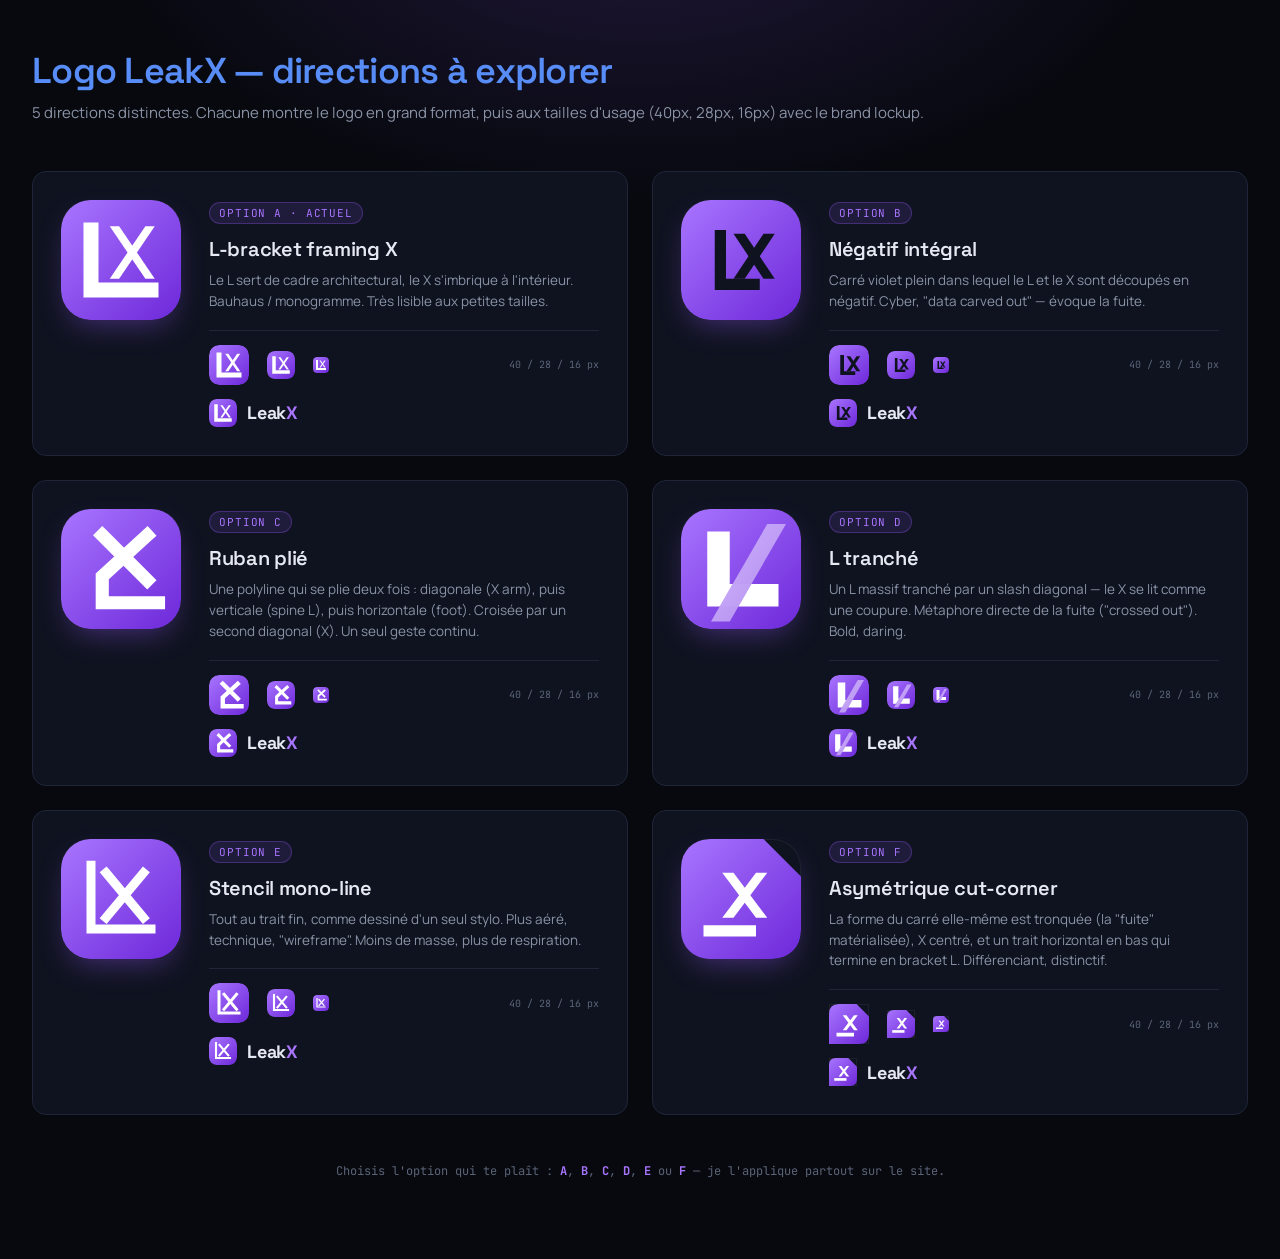
<file: Logos.html>
<!doctype html>
<html lang="fr">
<head>
<meta charset="utf-8" />
<meta name="viewport" content="width=device-width,initial-scale=1" />
<title>LeakX — Logo Variants</title>
<link rel="preconnect" href="https://fonts.googleapis.com" />
<link rel="preconnect" href="https://fonts.gstatic.com" crossorigin />
<link rel="stylesheet" href="https://fonts.googleapis.com/css2?family=Space+Grotesk:wght@400;500;600;700&family=JetBrains+Mono:wght@400;500;600&family=Manrope:wght@400;500;600;700&display=swap" />
<style>
:root {
  --bg: #07090f;
  --surface: #0f1320;
  --surface-2: #131829;
  --border: #1f2638;
  --border-strong: #2a3450;
  --text: #e6e9f2;
  --text-mute: #8a93a6;
  --text-faint: #5b6477;
  --violet: #9658f7;
  --violet-hi: #a875ff;
  --title-blue: #588df7;
}
* { box-sizing: border-box; }
body {
  margin: 0; padding: 48px 32px 80px;
  background:
    radial-gradient(900px 500px at 50% -100px, rgba(150, 88, 247, 0.18), transparent 60%),
    var(--bg);
  color: var(--text);
  font-family: 'Manrope', system-ui, sans-serif;
  min-height: 100vh;
}
header { max-width: 1280px; margin: 0 auto 48px; }
h1 {
  font-family: 'Space Grotesk', sans-serif;
  font-size: 36px; font-weight: 600; margin: 0 0 8px;
  color: var(--title-blue); letter-spacing: -0.02em;
}
header p { color: var(--text-mute); margin: 0; font-size: 15px; }

.grid {
  max-width: 1280px; margin: 0 auto;
  display: grid; grid-template-columns: repeat(2, 1fr); gap: 24px;
}
@media (max-width: 800px) { .grid { grid-template-columns: 1fr; } }

.card {
  background: var(--surface);
  border: 1px solid var(--border);
  border-radius: 14px;
  padding: 28px;
  display: grid;
  grid-template-columns: 120px 1fr;
  gap: 28px;
  align-items: start;
}
.card .big {
  width: 120px; height: 120px;
  border-radius: 28px;
  overflow: hidden;
  box-shadow: 0 0 0 1px rgba(255,255,255,0.06) inset, 0 12px 30px -10px rgba(150, 88, 247, 0.45);
}
.card .big svg { width: 100%; height: 100%; display: block; }
.card-meta { min-width: 0; }
.card-meta .label {
  font-family: 'JetBrains Mono', monospace;
  font-size: 11px; color: var(--violet-hi);
  text-transform: uppercase; letter-spacing: 0.08em;
  background: rgba(150, 88, 247, 0.12); border: 1px solid rgba(150, 88, 247, 0.3);
  padding: 3px 9px; border-radius: 999px;
  display: inline-block; margin-bottom: 12px;
}
.card-meta h3 {
  font-family: 'Space Grotesk', sans-serif;
  font-size: 20px; font-weight: 600; margin: 0 0 8px;
  letter-spacing: -0.015em;
}
.card-meta p {
  color: var(--text-mute); font-size: 13.5px;
  line-height: 1.55; margin: 0 0 18px;
}
.previews {
  display: flex; align-items: center; gap: 18px;
  padding-top: 14px; border-top: 1px solid var(--border);
}
.preview-mark {
  border-radius: 8px; overflow: hidden;
  box-shadow: 0 0 0 1px rgba(255,255,255,0.06) inset;
  flex-shrink: 0;
}
.preview-mark.lg { width: 40px; height: 40px; border-radius: 10px; }
.preview-mark.md { width: 28px; height: 28px; border-radius: 8px; }
.preview-mark.sm { width: 16px; height: 16px; border-radius: 4px; }
.preview-mark svg { width: 100%; height: 100%; display: block; }
.brand-lockup {
  display: flex; align-items: center; gap: 10px;
  font-family: 'Space Grotesk', sans-serif;
  font-weight: 700; font-size: 18px; letter-spacing: -0.01em;
}
.brand-lockup .brand-x { color: var(--violet-hi); }
.size-label {
  font-family: 'JetBrains Mono', monospace;
  font-size: 10px; color: var(--text-faint);
  margin-left: auto;
}
</style>
</head>
<body>
<header>
  <h1>Logo LeakX — directions à explorer</h1>
  <p>5 directions distinctes. Chacune montre le logo en grand format, puis aux tailles d'usage (40px, 28px, 16px) avec le brand lockup.</p>
</header>

<div class="grid">

<!-- ============================================================ -->
<!-- A: L bracket framing X (current) -->
<!-- ============================================================ -->
<div class="card">
  <div class="big">
    <svg viewBox="0 0 32 32">
      <defs>
        <linearGradient id="A-grad" x1="0" y1="0" x2="1" y2="1"><stop offset="0%" stop-color="#a875ff"/><stop offset="100%" stop-color="#6d28d9"/></linearGradient>
      </defs>
      <rect width="32" height="32" rx="8" fill="url(#A-grad)"/>
      <path d="M6 6 H10 V22 H26 V26 H6 Z" fill="#fff"/>
      <path d="M13 7 L15.5 7 L25 21 L22.5 21 Z" fill="#fff"/>
      <path d="M22.5 7 L25 7 L15.5 21 L13 21 Z" fill="#fff"/>
    </svg>
  </div>
  <div class="card-meta">
    <span class="label">Option A · actuel</span>
    <h3>L-bracket framing X</h3>
    <p>Le L sert de cadre architectural, le X s'imbrique à l'intérieur. Bauhaus / monogramme. Très lisible aux petites tailles.</p>
    <div class="previews">
      <span class="preview-mark lg"><svg viewBox="0 0 32 32"><rect width="32" height="32" rx="8" fill="url(#A-grad)"/><path d="M6 6 H10 V22 H26 V26 H6 Z" fill="#fff"/><path d="M13 7 L15.5 7 L25 21 L22.5 21 Z" fill="#fff"/><path d="M22.5 7 L25 7 L15.5 21 L13 21 Z" fill="#fff"/></svg></span>
      <span class="preview-mark md"><svg viewBox="0 0 32 32"><rect width="32" height="32" rx="8" fill="url(#A-grad)"/><path d="M6 6 H10 V22 H26 V26 H6 Z" fill="#fff"/><path d="M13 7 L15.5 7 L25 21 L22.5 21 Z" fill="#fff"/><path d="M22.5 7 L25 7 L15.5 21 L13 21 Z" fill="#fff"/></svg></span>
      <span class="preview-mark sm"><svg viewBox="0 0 32 32"><rect width="32" height="32" rx="8" fill="url(#A-grad)"/><path d="M6 6 H10 V22 H26 V26 H6 Z" fill="#fff"/><path d="M13 7 L15.5 7 L25 21 L22.5 21 Z" fill="#fff"/><path d="M22.5 7 L25 7 L15.5 21 L13 21 Z" fill="#fff"/></svg></span>
      <span class="size-label">40 / 28 / 16 px</span>
    </div>
    <div class="brand-lockup" style="margin-top:14px;">
      <span class="preview-mark md"><svg viewBox="0 0 32 32"><rect width="32" height="32" rx="8" fill="url(#A-grad)"/><path d="M6 6 H10 V22 H26 V26 H6 Z" fill="#fff"/><path d="M13 7 L15.5 7 L25 21 L22.5 21 Z" fill="#fff"/><path d="M22.5 7 L25 7 L15.5 21 L13 21 Z" fill="#fff"/></svg></span>
      <span>Leak<span class="brand-x">X</span></span>
    </div>
  </div>
</div>

<!-- ============================================================ -->
<!-- B: Negative space LX -->
<!-- ============================================================ -->
<div class="card">
  <div class="big">
    <svg viewBox="0 0 32 32">
      <defs>
        <linearGradient id="B-grad" x1="0" y1="0" x2="1" y2="1"><stop offset="0%" stop-color="#a875ff"/><stop offset="100%" stop-color="#6d28d9"/></linearGradient>
      </defs>
      <rect width="32" height="32" rx="8" fill="url(#B-grad)"/>
      <path d="M9 8 H12 V21 H21 V24 H9 Z" fill="#0f1320"/>
      <path d="M14 9 L17 9 L25 21 L22 21 Z" fill="#0f1320"/>
      <path d="M22 9 L25 9 L17 21 L14 21 Z" fill="#0f1320"/>
    </svg>
  </div>
  <div class="card-meta">
    <span class="label">Option B</span>
    <h3>Négatif intégral</h3>
    <p>Carré violet plein dans lequel le L et le X sont découpés en négatif. Cyber, "data carved out" — évoque la fuite.</p>
    <div class="previews">
      <span class="preview-mark lg"><svg viewBox="0 0 32 32"><rect width="32" height="32" rx="8" fill="url(#B-grad)"/><path d="M9 8 H12 V21 H21 V24 H9 Z" fill="#0f1320"/><path d="M14 9 L17 9 L25 21 L22 21 Z" fill="#0f1320"/><path d="M22 9 L25 9 L17 21 L14 21 Z" fill="#0f1320"/></svg></span>
      <span class="preview-mark md"><svg viewBox="0 0 32 32"><rect width="32" height="32" rx="8" fill="url(#B-grad)"/><path d="M9 8 H12 V21 H21 V24 H9 Z" fill="#0f1320"/><path d="M14 9 L17 9 L25 21 L22 21 Z" fill="#0f1320"/><path d="M22 9 L25 9 L17 21 L14 21 Z" fill="#0f1320"/></svg></span>
      <span class="preview-mark sm"><svg viewBox="0 0 32 32"><rect width="32" height="32" rx="8" fill="url(#B-grad)"/><path d="M9 8 H12 V21 H21 V24 H9 Z" fill="#0f1320"/><path d="M14 9 L17 9 L25 21 L22 21 Z" fill="#0f1320"/><path d="M22 9 L25 9 L17 21 L14 21 Z" fill="#0f1320"/></svg></span>
      <span class="size-label">40 / 28 / 16 px</span>
    </div>
    <div class="brand-lockup" style="margin-top:14px;">
      <span class="preview-mark md"><svg viewBox="0 0 32 32"><rect width="32" height="32" rx="8" fill="url(#B-grad)"/><path d="M9 8 H12 V21 H21 V24 H9 Z" fill="#0f1320"/><path d="M14 9 L17 9 L25 21 L22 21 Z" fill="#0f1320"/><path d="M22 9 L25 9 L17 21 L14 21 Z" fill="#0f1320"/></svg></span>
      <span>Leak<span class="brand-x">X</span></span>
    </div>
  </div>
</div>

<!-- ============================================================ -->
<!-- C: Single ribbon — continuous folded stroke -->
<!-- ============================================================ -->
<div class="card">
  <div class="big">
    <svg viewBox="0 0 32 32">
      <defs>
        <linearGradient id="C-grad" x1="0" y1="0" x2="1" y2="1"><stop offset="0%" stop-color="#a875ff"/><stop offset="100%" stop-color="#6d28d9"/></linearGradient>
      </defs>
      <rect width="32" height="32" rx="8" fill="url(#C-grad)"/>
      <g fill="none" stroke="#fff" stroke-width="3.5" stroke-linecap="square" stroke-linejoin="miter">
        <polyline points="23,7 11,18 11,25 26,25"/>
        <line x1="11" y1="7" x2="23" y2="19"/>
      </g>
    </svg>
  </div>
  <div class="card-meta">
    <span class="label">Option C</span>
    <h3>Ruban plié</h3>
    <p>Une polyline qui se plie deux fois : diagonale (X arm), puis verticale (spine L), puis horizontale (foot). Croisée par un second diagonal (X). Un seul geste continu.</p>
    <div class="previews">
      <span class="preview-mark lg"><svg viewBox="0 0 32 32"><rect width="32" height="32" rx="8" fill="url(#C-grad)"/><g fill="none" stroke="#fff" stroke-width="3.5" stroke-linecap="square" stroke-linejoin="miter"><polyline points="23,7 11,18 11,25 26,25"/><line x1="11" y1="7" x2="23" y2="19"/></g></svg></span>
      <span class="preview-mark md"><svg viewBox="0 0 32 32"><rect width="32" height="32" rx="8" fill="url(#C-grad)"/><g fill="none" stroke="#fff" stroke-width="3.5" stroke-linecap="square" stroke-linejoin="miter"><polyline points="23,7 11,18 11,25 26,25"/><line x1="11" y1="7" x2="23" y2="19"/></g></svg></span>
      <span class="preview-mark sm"><svg viewBox="0 0 32 32"><rect width="32" height="32" rx="8" fill="url(#C-grad)"/><g fill="none" stroke="#fff" stroke-width="3.5" stroke-linecap="square" stroke-linejoin="miter"><polyline points="23,7 11,18 11,25 26,25"/><line x1="11" y1="7" x2="23" y2="19"/></g></svg></span>
      <span class="size-label">40 / 28 / 16 px</span>
    </div>
    <div class="brand-lockup" style="margin-top:14px;">
      <span class="preview-mark md"><svg viewBox="0 0 32 32"><rect width="32" height="32" rx="8" fill="url(#C-grad)"/><g fill="none" stroke="#fff" stroke-width="3.5" stroke-linecap="square" stroke-linejoin="miter"><polyline points="23,7 11,18 11,25 26,25"/><line x1="11" y1="7" x2="23" y2="19"/></g></svg></span>
      <span>Leak<span class="brand-x">X</span></span>
    </div>
  </div>
</div>

<!-- ============================================================ -->
<!-- D: Sliced L — bold L with diagonal slash -->
<!-- ============================================================ -->
<div class="card">
  <div class="big">
    <svg viewBox="0 0 32 32">
      <defs>
        <linearGradient id="D-grad" x1="0" y1="0" x2="1" y2="1"><stop offset="0%" stop-color="#a875ff"/><stop offset="100%" stop-color="#6d28d9"/></linearGradient>
      </defs>
      <rect width="32" height="32" rx="8" fill="url(#D-grad)"/>
      <!-- Thick L -->
      <path d="M7 6 H13 V20 H26 V26 H7 Z" fill="#fff"/>
      <!-- Diagonal slash crossing the L (the X) -->
      <path d="M23 4 L28 4 L13 30 L8 30 Z" fill="url(#D-grad)" opacity="0.95"/>
      <path d="M23 4 L28 4 L13 30 L8 30 Z" fill="#fff" opacity="0.45"/>
    </svg>
  </div>
  <div class="card-meta">
    <span class="label">Option D</span>
    <h3>L tranché</h3>
    <p>Un L massif tranché par un slash diagonal — le X se lit comme une coupure. Métaphore directe de la fuite ("crossed out"). Bold, daring.</p>
    <div class="previews">
      <span class="preview-mark lg"><svg viewBox="0 0 32 32"><rect width="32" height="32" rx="8" fill="url(#D-grad)"/><path d="M7 6 H13 V20 H26 V26 H7 Z" fill="#fff"/><path d="M23 4 L28 4 L13 30 L8 30 Z" fill="url(#D-grad)" opacity="0.95"/><path d="M23 4 L28 4 L13 30 L8 30 Z" fill="#fff" opacity="0.45"/></svg></span>
      <span class="preview-mark md"><svg viewBox="0 0 32 32"><rect width="32" height="32" rx="8" fill="url(#D-grad)"/><path d="M7 6 H13 V20 H26 V26 H7 Z" fill="#fff"/><path d="M23 4 L28 4 L13 30 L8 30 Z" fill="url(#D-grad)" opacity="0.95"/><path d="M23 4 L28 4 L13 30 L8 30 Z" fill="#fff" opacity="0.45"/></svg></span>
      <span class="preview-mark sm"><svg viewBox="0 0 32 32"><rect width="32" height="32" rx="8" fill="url(#D-grad)"/><path d="M7 6 H13 V20 H26 V26 H7 Z" fill="#fff"/><path d="M23 4 L28 4 L13 30 L8 30 Z" fill="url(#D-grad)" opacity="0.95"/><path d="M23 4 L28 4 L13 30 L8 30 Z" fill="#fff" opacity="0.45"/></svg></span>
      <span class="size-label">40 / 28 / 16 px</span>
    </div>
    <div class="brand-lockup" style="margin-top:14px;">
      <span class="preview-mark md"><svg viewBox="0 0 32 32"><rect width="32" height="32" rx="8" fill="url(#D-grad)"/><path d="M7 6 H13 V20 H26 V26 H7 Z" fill="#fff"/><path d="M23 4 L28 4 L13 30 L8 30 Z" fill="url(#D-grad)" opacity="0.95"/><path d="M23 4 L28 4 L13 30 L8 30 Z" fill="#fff" opacity="0.45"/></svg></span>
      <span>Leak<span class="brand-x">X</span></span>
    </div>
  </div>
</div>

<!-- ============================================================ -->
<!-- E: Stencil — outline only, mono-line -->
<!-- ============================================================ -->
<div class="card">
  <div class="big">
    <svg viewBox="0 0 32 32">
      <defs>
        <linearGradient id="E-grad" x1="0" y1="0" x2="1" y2="1"><stop offset="0%" stop-color="#a875ff"/><stop offset="100%" stop-color="#6d28d9"/></linearGradient>
      </defs>
      <rect width="32" height="32" rx="8" fill="url(#E-grad)"/>
      <g stroke="#fff" stroke-width="2.4" fill="none" stroke-linecap="square" stroke-linejoin="miter">
        <!-- L bracket -->
        <polyline points="8,7 8,24 24,24"/>
        <!-- X inside -->
        <line x1="12" y1="9" x2="22" y2="21"/>
        <line x1="22" y1="9" x2="12" y2="21"/>
      </g>
    </svg>
  </div>
  <div class="card-meta">
    <span class="label">Option E</span>
    <h3>Stencil mono-line</h3>
    <p>Tout au trait fin, comme dessiné d'un seul stylo. Plus aéré, technique, "wireframe". Moins de masse, plus de respiration.</p>
    <div class="previews">
      <span class="preview-mark lg"><svg viewBox="0 0 32 32"><rect width="32" height="32" rx="8" fill="url(#E-grad)"/><g stroke="#fff" stroke-width="2.4" fill="none" stroke-linecap="square" stroke-linejoin="miter"><polyline points="8,7 8,24 24,24"/><line x1="12" y1="9" x2="22" y2="21"/><line x1="22" y1="9" x2="12" y2="21"/></g></svg></span>
      <span class="preview-mark md"><svg viewBox="0 0 32 32"><rect width="32" height="32" rx="8" fill="url(#E-grad)"/><g stroke="#fff" stroke-width="2.4" fill="none" stroke-linecap="square" stroke-linejoin="miter"><polyline points="8,7 8,24 24,24"/><line x1="12" y1="9" x2="22" y2="21"/><line x1="22" y1="9" x2="12" y2="21"/></g></svg></span>
      <span class="preview-mark sm"><svg viewBox="0 0 32 32"><rect width="32" height="32" rx="8" fill="url(#E-grad)"/><g stroke="#fff" stroke-width="2.4" fill="none" stroke-linecap="square" stroke-linejoin="miter"><polyline points="8,7 8,24 24,24"/><line x1="12" y1="9" x2="22" y2="21"/><line x1="22" y1="9" x2="12" y2="21"/></g></svg></span>
      <span class="size-label">40 / 28 / 16 px</span>
    </div>
    <div class="brand-lockup" style="margin-top:14px;">
      <span class="preview-mark md"><svg viewBox="0 0 32 32"><rect width="32" height="32" rx="8" fill="url(#E-grad)"/><g stroke="#fff" stroke-width="2.4" fill="none" stroke-linecap="square" stroke-linejoin="miter"><polyline points="8,7 8,24 24,24"/><line x1="12" y1="9" x2="22" y2="21"/><line x1="22" y1="9" x2="12" y2="21"/></g></svg></span>
      <span>Leak<span class="brand-x">X</span></span>
    </div>
  </div>
</div>

<!-- ============================================================ -->
<!-- F: Off-grid violet — square slashed off, with notch -->
<!-- ============================================================ -->
<div class="card">
  <div class="big">
    <svg viewBox="0 0 32 32">
      <defs>
        <linearGradient id="F-grad" x1="0" y1="0" x2="1" y2="1"><stop offset="0%" stop-color="#a875ff"/><stop offset="100%" stop-color="#6d28d9"/></linearGradient>
      </defs>
      <!-- Violet square with a corner cut diagonally (top-right) -->
      <path d="M0 8 Q0 0 8 0 H22 L32 10 V24 Q32 32 24 32 H0 Z" fill="url(#F-grad)"/>
      <!-- Inside: just an X (the L is the cut corner itself) -->
      <path d="M11 9 L14 9 L23 21 L20 21 Z" fill="#fff"/>
      <path d="M20 9 L23 9 L14 21 L11 21 Z" fill="#fff"/>
      <!-- A small L notch hint -->
      <rect x="6" y="23" width="14" height="3" fill="#fff"/>
    </svg>
  </div>
  <div class="card-meta">
    <span class="label">Option F</span>
    <h3>Asymétrique cut-corner</h3>
    <p>La forme du carré elle-même est tronquée (la "fuite" matérialisée), X centré, et un trait horizontal en bas qui termine en bracket L. Différenciant, distinctif.</p>
    <div class="previews">
      <span class="preview-mark lg" style="border-radius:0"><svg viewBox="0 0 32 32"><path d="M0 8 Q0 0 8 0 H22 L32 10 V24 Q32 32 24 32 H0 Z" fill="url(#F-grad)"/><path d="M11 9 L14 9 L23 21 L20 21 Z" fill="#fff"/><path d="M20 9 L23 9 L14 21 L11 21 Z" fill="#fff"/><rect x="6" y="23" width="14" height="3" fill="#fff"/></svg></span>
      <span class="preview-mark md" style="border-radius:0"><svg viewBox="0 0 32 32"><path d="M0 8 Q0 0 8 0 H22 L32 10 V24 Q32 32 24 32 H0 Z" fill="url(#F-grad)"/><path d="M11 9 L14 9 L23 21 L20 21 Z" fill="#fff"/><path d="M20 9 L23 9 L14 21 L11 21 Z" fill="#fff"/><rect x="6" y="23" width="14" height="3" fill="#fff"/></svg></span>
      <span class="preview-mark sm" style="border-radius:0"><svg viewBox="0 0 32 32"><path d="M0 8 Q0 0 8 0 H22 L32 10 V24 Q32 32 24 32 H0 Z" fill="url(#F-grad)"/><path d="M11 9 L14 9 L23 21 L20 21 Z" fill="#fff"/><path d="M20 9 L23 9 L14 21 L11 21 Z" fill="#fff"/><rect x="6" y="23" width="14" height="3" fill="#fff"/></svg></span>
      <span class="size-label">40 / 28 / 16 px</span>
    </div>
    <div class="brand-lockup" style="margin-top:14px;">
      <span class="preview-mark md" style="border-radius:0"><svg viewBox="0 0 32 32"><path d="M0 8 Q0 0 8 0 H22 L32 10 V24 Q32 32 24 32 H0 Z" fill="url(#F-grad)"/><path d="M11 9 L14 9 L23 21 L20 21 Z" fill="#fff"/><path d="M20 9 L23 9 L14 21 L11 21 Z" fill="#fff"/><rect x="6" y="23" width="14" height="3" fill="#fff"/></svg></span>
      <span>Leak<span class="brand-x">X</span></span>
    </div>
  </div>
</div>

</div>

<footer style="max-width:1280px;margin:48px auto 0;color:var(--text-faint);font-family:'JetBrains Mono',monospace;font-size:12px;text-align:center;">
  Choisis l'option qui te plaît : <strong style="color:var(--violet-hi);">A</strong>, <strong style="color:var(--violet-hi);">B</strong>, <strong style="color:var(--violet-hi);">C</strong>, <strong style="color:var(--violet-hi);">D</strong>, <strong style="color:var(--violet-hi);">E</strong> ou <strong style="color:var(--violet-hi);">F</strong> — je l'applique partout sur le site.
</footer>
</body>
</html>
</file>
